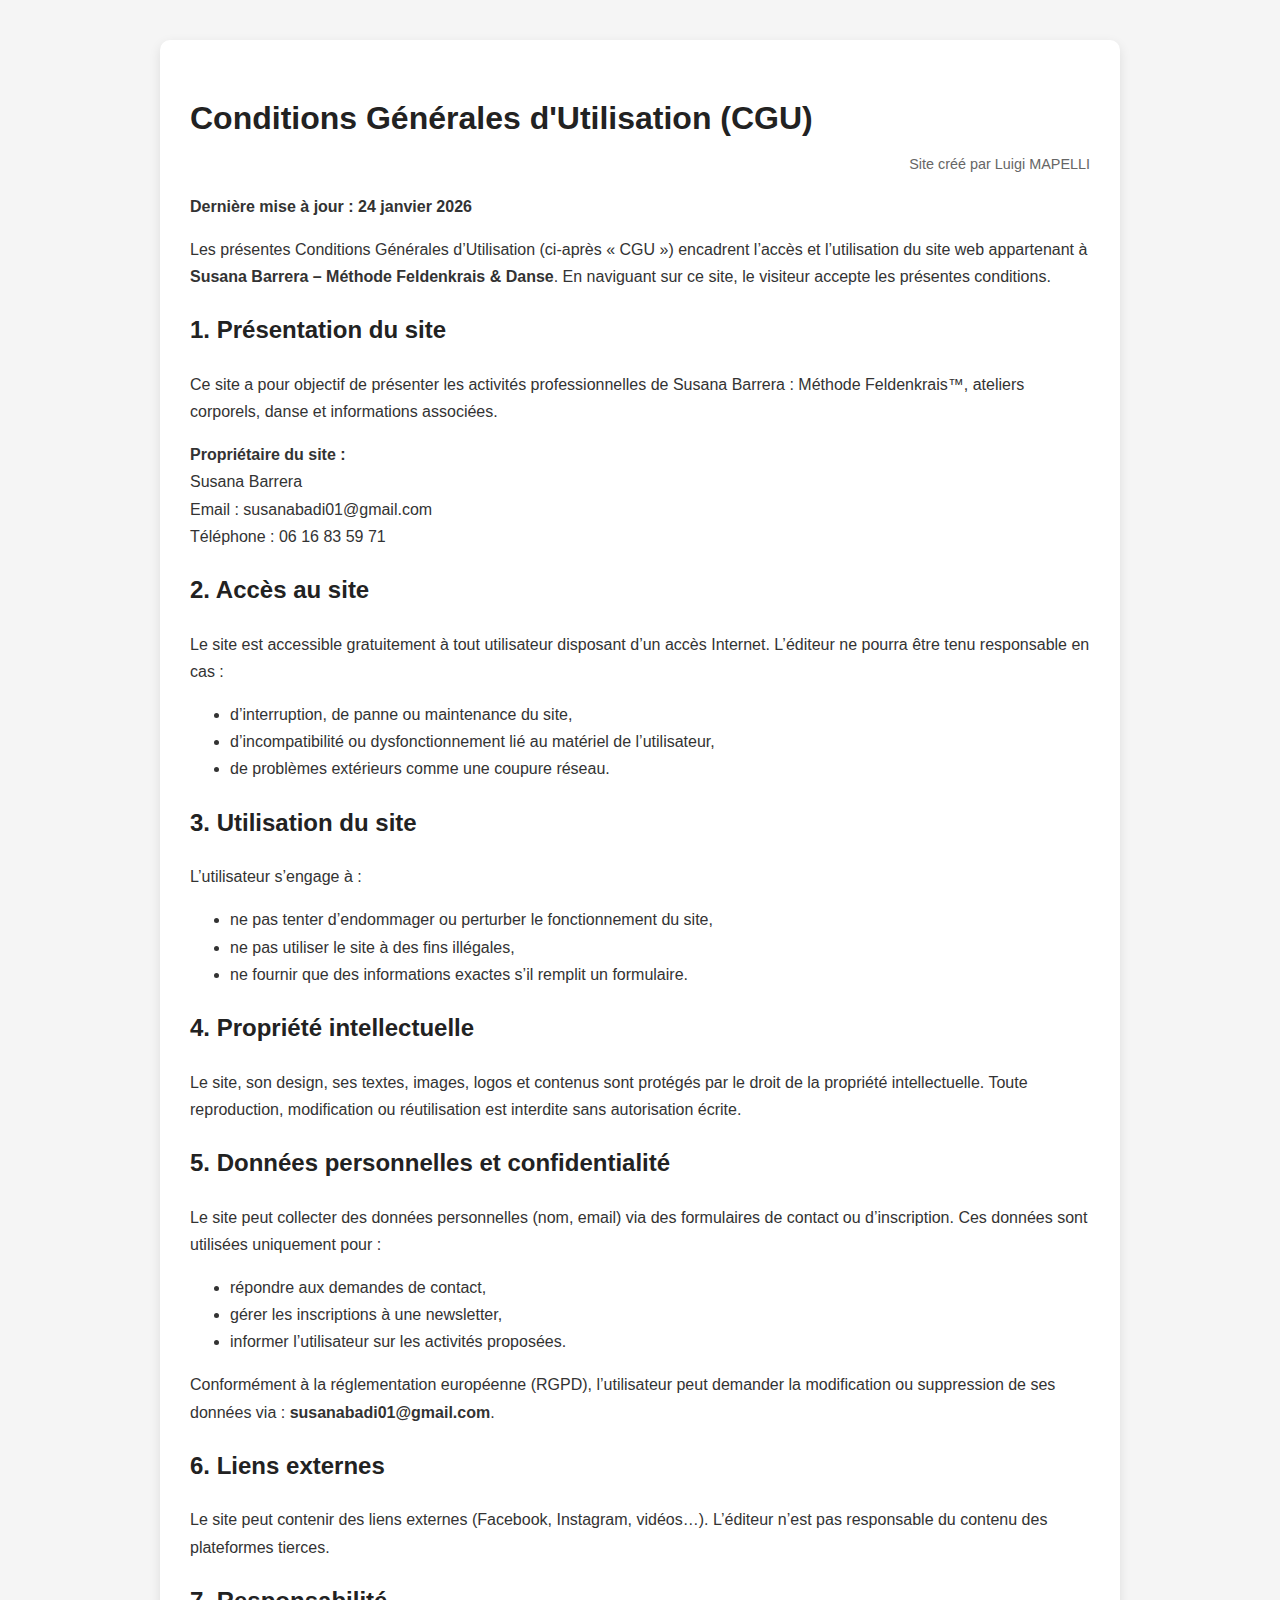
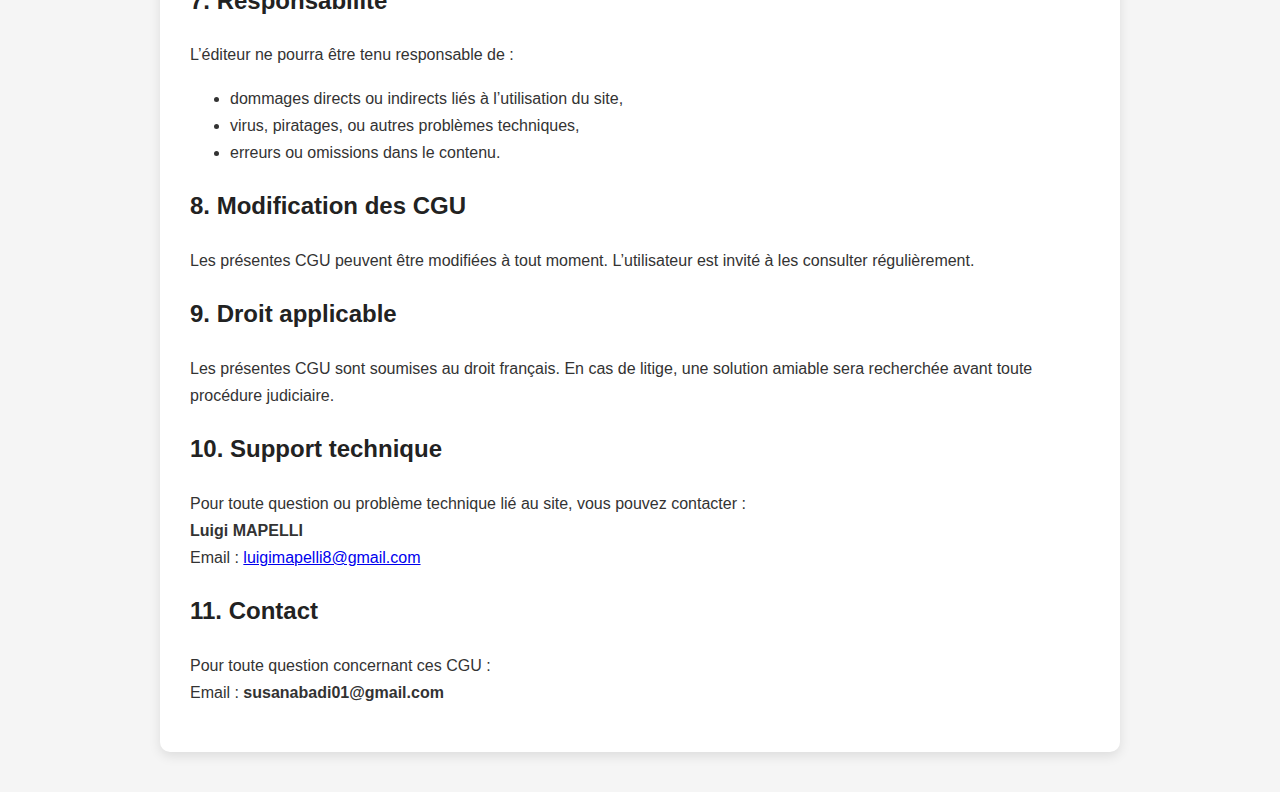
<file: CGV.html>
<!DOCTYPE html>
<html lang="fr">
<head>
<meta charset="UTF-8">
<meta name="viewport" content="width=device-width, initial-scale=1.0">
<title>Conditions Générales d’Utilisation</title>
<style>
body {
font-family: Arial, sans-serif;
background: #f5f5f5;
margin: 40px;
line-height: 1.7;
color: #333;
}
.container {
max-width: 900px;
margin: auto;
background: #fff;
padding: 30px;
border-radius: 10px;
box-shadow: 0 4px 12px rgba(0,0,0,0.1);
}
h1, h2, h3 {
color: #222;
}
</style>
</head>
<body>
<div class="container">


<h1>Conditions Générales d'Utilisation (CGU)</h1>
<p style="text-align: right; font-size: 0.9em; color: #666; margin-top: -15px; margin-bottom: 10px;">Site créé par Luigi MAPELLI</p>
<p><strong>Dernière mise à jour : 24 janvier 2026</strong></p>


<p>Les présentes Conditions Générales d’Utilisation (ci-après « CGU ») encadrent l’accès et l’utilisation du site web appartenant à <strong>Susana Barrera – Méthode Feldenkrais & Danse</strong>. En naviguant sur ce site, le visiteur accepte les présentes conditions.</p>


<h2>1. Présentation du site</h2>
<p>Ce site a pour objectif de présenter les activités professionnelles de Susana Barrera : Méthode Feldenkrais™, ateliers corporels, danse et informations associées.</p>
<p><strong>Propriétaire du site :</strong><br>
Susana Barrera<br>
Email : susanabadi01@gmail.com<br>
Téléphone : 06 16 83 59 71</p>


<h2>2. Accès au site</h2>
<p>Le site est accessible gratuitement à tout utilisateur disposant d’un accès Internet. L’éditeur ne pourra être tenu responsable en cas :
<ul>
<li>d’interruption, de panne ou maintenance du site,</li>
<li>d’incompatibilité ou dysfonctionnement lié au matériel de l’utilisateur,</li>
<li>de problèmes extérieurs comme une coupure réseau.</li>
</ul></p>


<h2>3. Utilisation du site</h2>
<p>L’utilisateur s’engage à :</p>
<ul>
<li>ne pas tenter d’endommager ou perturber le fonctionnement du site,</li>
<li>ne pas utiliser le site à des fins illégales,</li>
<li>ne fournir que des informations exactes s’il remplit un formulaire.</li>
</ul>


<h2>4. Propriété intellectuelle</h2>
<p>Le site, son design, ses textes, images, logos et contenus sont protégés par le droit de la propriété intellectuelle. Toute reproduction, modification ou réutilisation est interdite sans autorisation écrite.</p>


<h2>5. Données personnelles et confidentialité</h2>
<p>Le site peut collecter des données personnelles (nom, email) via des formulaires de contact ou d’inscription. Ces données sont utilisées uniquement pour :</p>
<ul>
<li>répondre aux demandes de contact,</li>
<li>gérer les inscriptions à une newsletter,</li>
<li>informer l’utilisateur sur les activités proposées.</li>
</ul>
<p>Conformément à la réglementation européenne (RGPD), l’utilisateur peut demander la modification ou suppression de ses données via : <strong>susanabadi01@gmail.com</strong>.</p>


<h2>6. Liens externes</h2>
<p>Le site peut contenir des liens externes (Facebook, Instagram, vidéos…). L’éditeur n’est pas responsable du contenu des plateformes tierces.</p>


<h2>7. Responsabilité</h2>
<p>L’éditeur ne pourra être tenu responsable de :</p>
<ul>
<li>dommages directs ou indirects liés à l’utilisation du site,</li>
<li>virus, piratages, ou autres problèmes techniques,</li>
<li>erreurs ou omissions dans le contenu.</li>
</ul>


<h2>8. Modification des CGU</h2>
<p>Les présentes CGU peuvent être modifiées à tout moment. L’utilisateur est invité à les consulter régulièrement.</p>


<h2>9. Droit applicable</h2>
<p>Les présentes CGU sont soumises au droit français. En cas de litige, une solution amiable sera recherchée avant toute procédure judiciaire.</p>


<h2>10. Support technique</h2>
<p>Pour toute question ou problème technique lié au site, vous pouvez contacter :<br>
<strong>Luigi MAPELLI</strong><br>
Email : <a href="mailto:luigimapelli8@gmail.com">luigimapelli8@gmail.com</a></p>

<h2>11. Contact</h2>
<p>Pour toute question concernant ces CGU :<br>
Email : <strong>susanabadi01@gmail.com</strong></p>


</div>
</body>
</html>
</file>
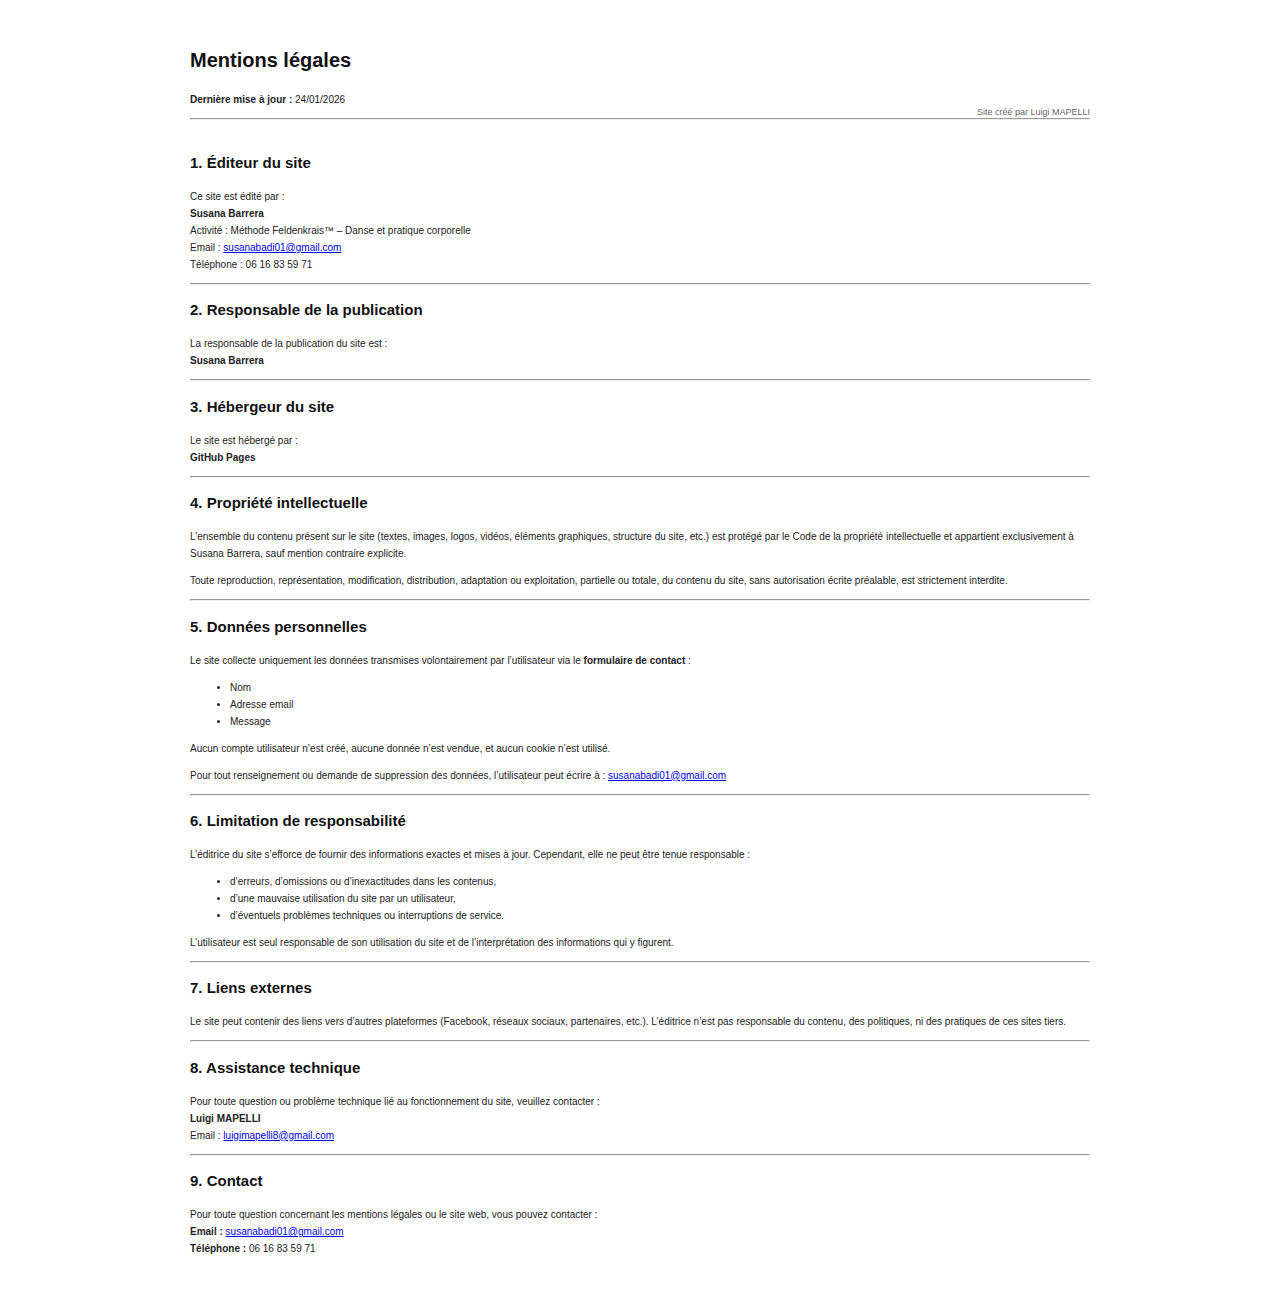
<file: ML.html>
<!DOCTYPE html>
<html lang="fr">
<head>
    <meta charset="UTF-8">
    <meta name="viewport" content="width=device-width, initial-scale=1.0">
    <title>Mentions légales</title>
    <style>
        body {
            font-family: Arial, sans-serif;
            line-height: 1.7;
            max-width: 900px;
            margin: 0 auto;
            padding: 30px;
            font-size: 10px;
            color: #222;
        }
        h1, h2 {
            color: #111;
        }
    </style>
</head>

<body>

<h1>Mentions légales</h1>

<p><strong>Dernière mise à jour :</strong> 24/01/2026</p>

<hr>

<p style="text-align: right; font-size: 0.9em; color: #666; margin-top: -20px; margin-bottom: 30px;">Site créé par Luigi MAPELLI</p>

<h2>1. Éditeur du site</h2>
<p>
Ce site est édité par :  
<br><strong>Susana Barrera</strong>  
<br>Activité : Méthode Feldenkrais™ – Danse et pratique corporelle  
<br>Email : <a href="mailto:susanabadi01@gmail.com">susanabadi01@gmail.com</a>  
<br>Téléphone : 06 16 83 59 71  
</p>

<hr>

<h2>2. Responsable de la publication</h2>
<p>
La responsable de la publication du site est :  
<br><strong>Susana Barrera</strong>
</p>

<hr>

<h2>3. Hébergeur du site</h2>
<p>
Le site est hébergé par :  
<br><strong>GitHub Pages</strong>
</p>

<hr>

<h2>4. Propriété intellectuelle</h2>
<p>
L’ensemble du contenu présent sur le site (textes, images, logos, vidéos, éléments graphiques, structure du site, etc.)
est protégé par le Code de la propriété intellectuelle et appartient exclusivement à Susana Barrera,
sauf mention contraire explicite.
</p>

<p>
Toute reproduction, représentation, modification, distribution, adaptation ou exploitation, partielle ou totale,
du contenu du site, sans autorisation écrite préalable, est strictement interdite.
</p>

<hr>

<h2>5. Données personnelles</h2>
<p>
Le site collecte uniquement les données transmises volontairement par l’utilisateur via le
<strong>formulaire de contact</strong> :
</p>

<ul>
    <li>Nom</li>
    <li>Adresse email</li>
    <li>Message</li>
</ul>

<p>
Aucun compte utilisateur n’est créé, aucune donnée n’est vendue, et aucun cookie n’est utilisé.
</p>

<p>
Pour tout renseignement ou demande de suppression des données,
l’utilisateur peut écrire à : <a href="mailto:susanabadi01@gmail.com">susanabadi01@gmail.com</a>
</p>

<hr>

<h2>6. Limitation de responsabilité</h2>
<p>
L’éditrice du site s’efforce de fournir des informations exactes et mises à jour.
Cependant, elle ne peut être tenue responsable :
</p>

<ul>
    <li>d’erreurs, d’omissions ou d’inexactitudes dans les contenus,</li>
    <li>d’une mauvaise utilisation du site par un utilisateur,</li>
    <li>d’éventuels problèmes techniques ou interruptions de service.</li>
</ul>

<p>
L’utilisateur est seul responsable de son utilisation du site et de l’interprétation des informations qui y figurent.
</p>

<hr>

<h2>7. Liens externes</h2>
<p>
Le site peut contenir des liens vers d’autres plateformes (Facebook, réseaux sociaux, partenaires, etc.).
L’éditrice n’est pas responsable du contenu, des politiques, ni des pratiques de ces sites tiers.
</p>

<hr>

<h2>8. Assistance technique</h2>
<p>
Pour toute question ou problème technique lié au fonctionnement du site, veuillez contacter :<br>
<strong>Luigi MAPELLI</strong><br>
Email : <a href="mailto:luigimapelli8@gmail.com">luigimapelli8@gmail.com</a>
</p>

<hr>

<h2>9. Contact</h2>
<p>
Pour toute question concernant les mentions légales ou le site web, vous pouvez contacter :  
<br><strong>Email :</strong> <a href="mailto:susanabadi01@gmail.com">susanabadi01@gmail.com</a>  
<br><strong>Téléphone :</strong> 06 16 83 59 71
</p>

</body>
</html>
</file>
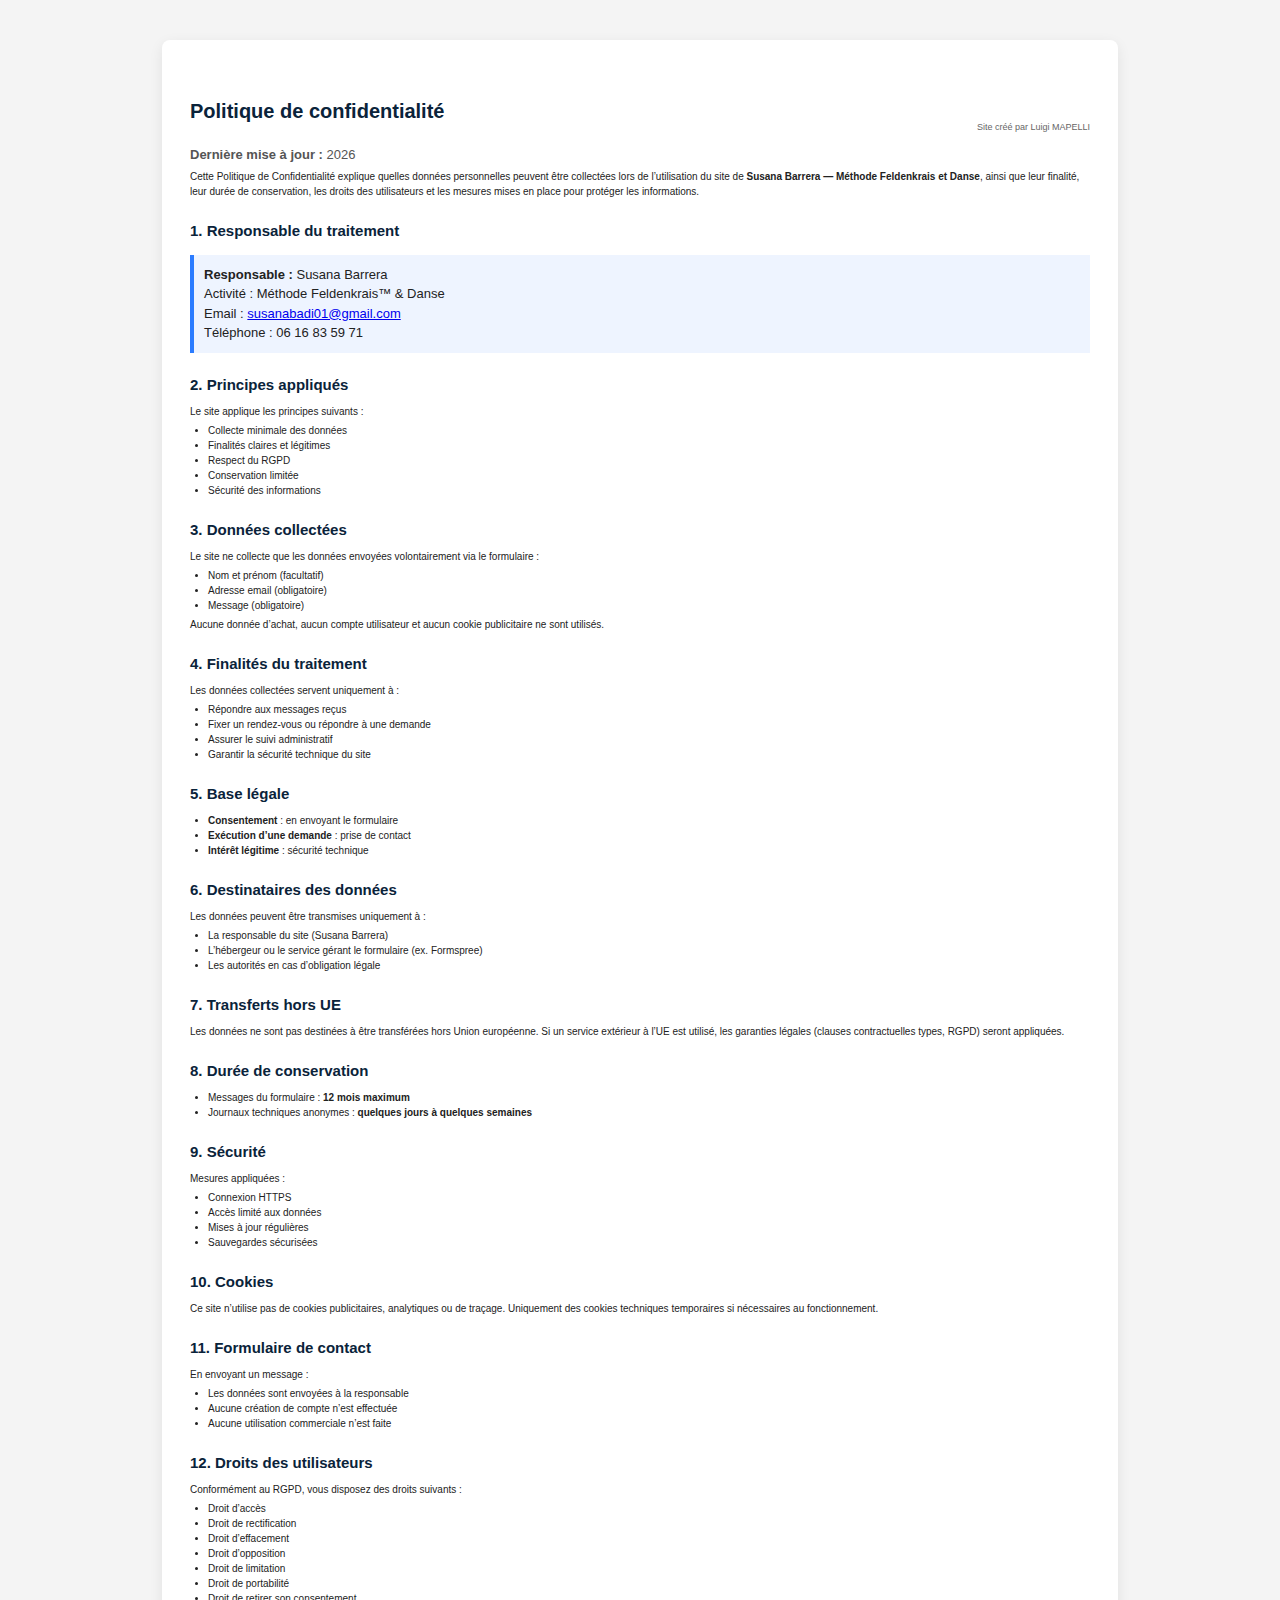
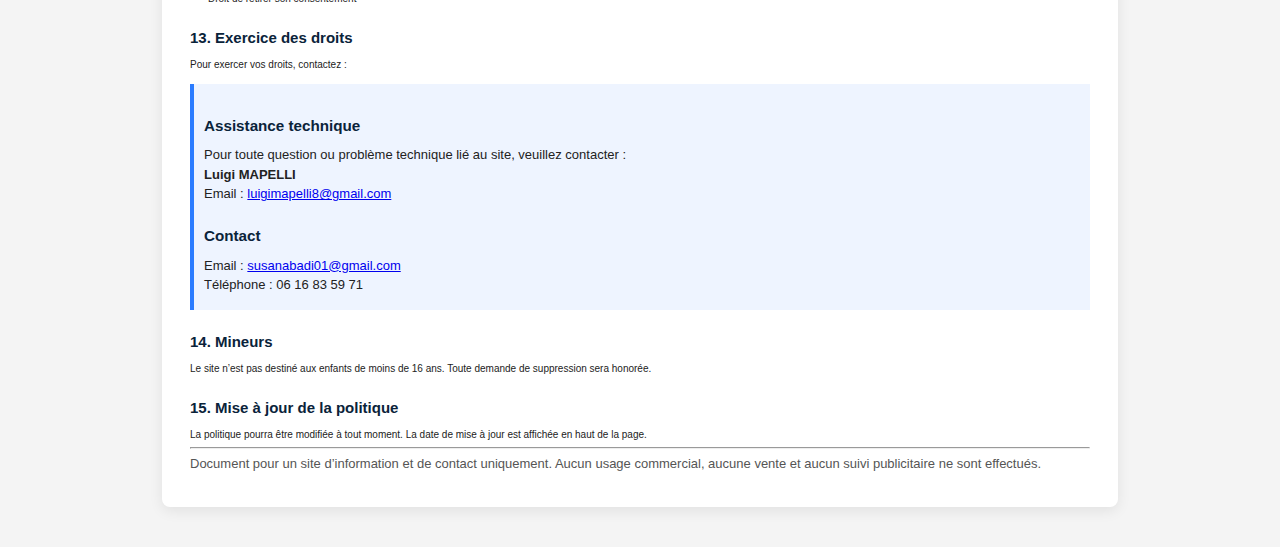
<file: PDC.html>
<!DOCTYPE html>
<html lang="fr">
<head>
<meta charset="utf-8"/>
<meta name="viewport" content="width=device-width, initial-scale=1"/>
<title>Politique de confidentialité — Susana Barrera</title>

<style>
  body {
    font-family: Arial, Helvetica, sans-serif;
    font-size: 10px;
    line-height: 1.5;
    margin: 0;
    padding: 20px;
    background: #f4f4f4;
    color: #222;
  }
  .wrap {
    max-width: 900px;
    margin: 20px auto;
    background: #fff;
    padding: 28px;
    border-radius: 8px;
    box-shadow: 0 4px 14px rgba(0,0,0,0.08);
  }
  h1, h2, h3 {
    color: #0a233a;
    margin-top: 1.4em;
    margin-bottom: 0.5em;
  }
  p, ul, ol {
    margin: 0.4em 0;
  }
  ul, ol {
    padding-left: 18px;
  }
  .contact {
    background: #eef4ff;
    padding: 10px;
    margin: 12px 0;
    border-left: 4px solid #2b7cff;
    font-size: 13px;
  }
  .small {
    font-size: 13px;
    color: #555;
  }
</style>
</head>

<body>
<div class="wrap">

<h1>Politique de confidentialité</h1>
<p style="text-align: right; font-size: 0.9em; color: #666; margin-top: -15px; margin-bottom: 10px;">Site créé par Luigi MAPELLI</p>
<p class="small"><strong>Dernière mise à jour :</strong> 2026</p>

<p>Cette Politique de Confidentialité explique quelles données personnelles peuvent être collectées lors de l’utilisation du site de <strong>Susana Barrera — Méthode Feldenkrais et Danse</strong>, ainsi que leur finalité, leur durée de conservation, les droits des utilisateurs et les mesures mises en place pour protéger les informations.</p>

<h2>1. Responsable du traitement</h2>
<div class="contact">
  <strong>Responsable :</strong> Susana Barrera<br>
  Activité : Méthode Feldenkrais™ & Danse<br>
  Email : <a href="mailto:susanabadi01@gmail.com">susanabadi01@gmail.com</a><br>
  Téléphone : 06 16 83 59 71
</div>

<h2>2. Principes appliqués</h2>
<p>Le site applique les principes suivants :</p>
<ul>
  <li>Collecte minimale des données</li>
  <li>Finalités claires et légitimes</li>
  <li>Respect du RGPD</li>
  <li>Conservation limitée</li>
  <li>Sécurité des informations</li>
</ul>

<h2>3. Données collectées</h2>
<p>Le site ne collecte que les données envoyées volontairement via le formulaire :</p>
<ul>
  <li>Nom et prénom (facultatif)</li>
  <li>Adresse email (obligatoire)</li>
  <li>Message (obligatoire)</li>
</ul>
<p>Aucune donnée d’achat, aucun compte utilisateur et aucun cookie publicitaire ne sont utilisés.</p>

<h2>4. Finalités du traitement</h2>
<p>Les données collectées servent uniquement à :</p>
<ul>
  <li>Répondre aux messages reçus</li>
  <li>Fixer un rendez-vous ou répondre à une demande</li>
  <li>Assurer le suivi administratif</li>
  <li>Garantir la sécurité technique du site</li>
</ul>

<h2>5. Base légale</h2>
<ul>
  <li><strong>Consentement</strong> : en envoyant le formulaire</li>
  <li><strong>Exécution d’une demande</strong> : prise de contact</li>
  <li><strong>Intérêt légitime</strong> : sécurité technique</li>
</ul>

<h2>6. Destinataires des données</h2>
<p>Les données peuvent être transmises uniquement à :</p>
<ul>
  <li>La responsable du site (Susana Barrera)</li>
  <li>L’hébergeur ou le service gérant le formulaire (ex. Formspree)</li>
  <li>Les autorités en cas d’obligation légale</li>
</ul>

<h2>7. Transferts hors UE</h2>
<p>Les données ne sont pas destinées à être transférées hors Union européenne. Si un service extérieur à l’UE est utilisé, les garanties légales (clauses contractuelles types, RGPD) seront appliquées.</p>

<h2>8. Durée de conservation</h2>
<ul>
  <li>Messages du formulaire : <strong>12 mois maximum</strong></li>
  <li>Journaux techniques anonymes : <strong>quelques jours à quelques semaines</strong></li>
</ul>

<h2>9. Sécurité</h2>
<p>Mesures appliquées :</p>
<ul>
  <li>Connexion HTTPS</li>
  <li>Accès limité aux données</li>
  <li>Mises à jour régulières</li>
  <li>Sauvegardes sécurisées</li>
</ul>

<h2>10. Cookies</h2>
<p>Ce site n’utilise pas de cookies publicitaires, analytiques ou de traçage. Uniquement des cookies techniques temporaires si nécessaires au fonctionnement.</p>

<h2>11. Formulaire de contact</h2>
<p>En envoyant un message :</p>
<ul>
  <li>Les données sont envoyées à la responsable</li>
  <li>Aucune création de compte n’est effectuée</li>
  <li>Aucune utilisation commerciale n’est faite</li>
</ul>

<h2>12. Droits des utilisateurs</h2>
<p>Conformément au RGPD, vous disposez des droits suivants :</p>
<ul>
  <li>Droit d’accès</li>
  <li>Droit de rectification</li>
  <li>Droit d’effacement</li>
  <li>Droit d’opposition</li>
  <li>Droit de limitation</li>
  <li>Droit de portabilité</li>
  <li>Droit de retirer son consentement</li>
</ul>

<h2>13. Exercice des droits</h2>
<p>Pour exercer vos droits, contactez :</p>
<div class="contact">
  <h3>Assistance technique</h3>
  <p>Pour toute question ou problème technique lié au site, veuillez contacter :<br>
  <strong>Luigi MAPELLI</strong><br>
  Email : <a href="mailto:luigimapelli8@gmail.com">luigimapelli8@gmail.com</a></p>

  <h3>Contact</h3>
  <p>Email : <a href="mailto:susanabadi01@gmail.com">susanabadi01@gmail.com</a><br>
  Téléphone : 06 16 83 59 71</p>
</div>

<h2>14. Mineurs</h2>
<p>Le site n’est pas destiné aux enfants de moins de 16 ans. Toute demande de suppression sera honorée.</p>

<h2>15. Mise à jour de la politique</h2>
<p>La politique pourra être modifiée à tout moment. La date de mise à jour est affichée en haut de la page.</p>

<hr>
<p class="small">Document pour un site d’information et de contact uniquement. Aucun usage commercial, aucune vente et aucun suivi publicitaire ne sont effectués.</p>

</div>
</body>
</html>
</file>
